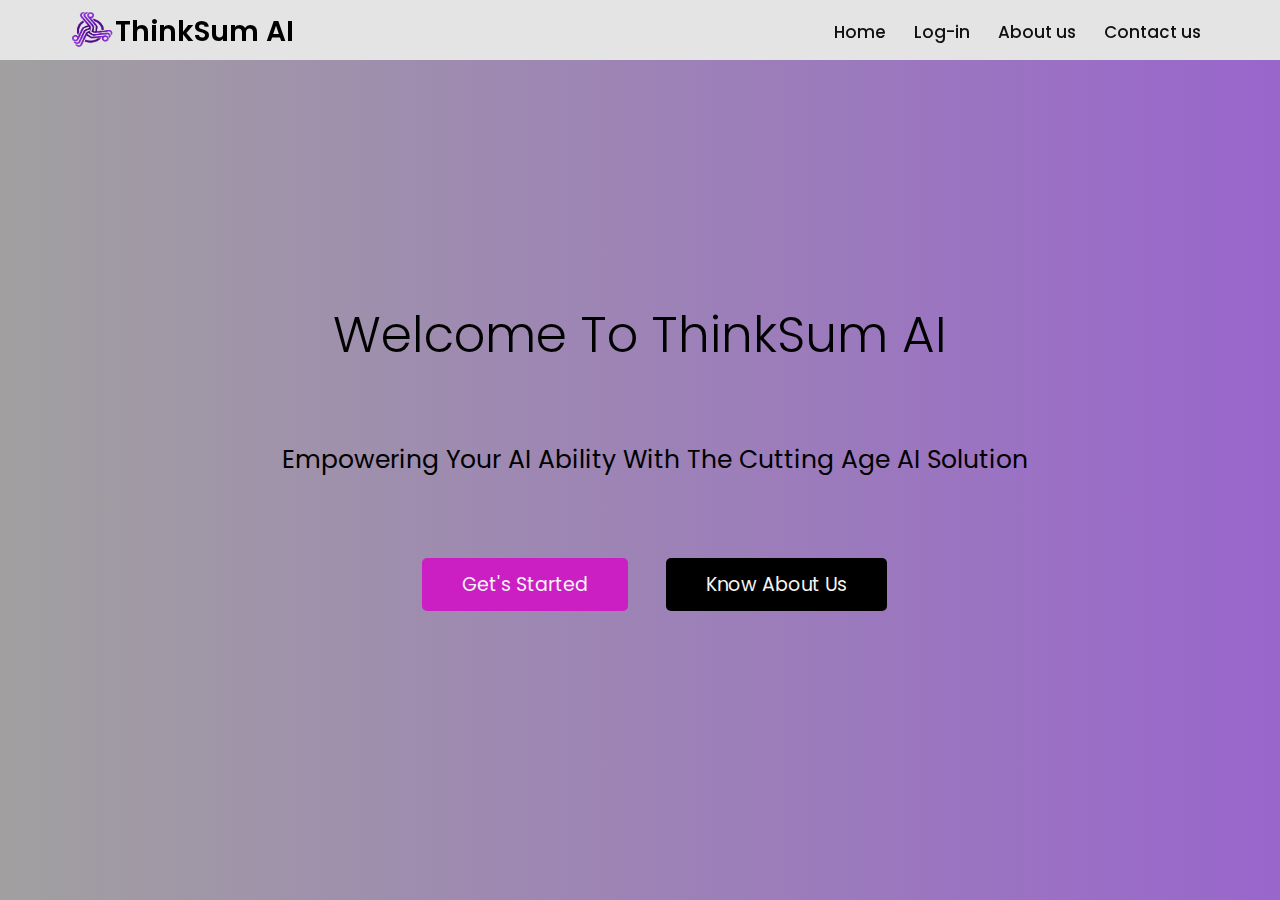
<file: Index.html>
<!DOCTYPE html>

<html lang="en" dir="ltr">
  <head>
    <meta charset="UTF-8">
   <title>ThinkSum </title>
    <link rel="stylesheet" href="home.css">
    <link href='https://fonts.googleapis.com/css?family=Poppins' rel='stylesheet'>

    <link href='https://unpkg.com/boxicons@2.0.7/css/boxicons.min.css' rel='stylesheet'>
     <meta name="viewport" content="width=device-width, initial-scale=1.0">
   </head>
<body>
  <nav>
    <div class="navbar">
      <div class="logo"><p class="first">ThinkSum AI</p>
       <img class="log" src="thinklogo.png">
      </div>
    
      <div class="nav-links">
        <div class="sidebar-logo">
          <span class="logo-name">CodingLab</span>
          
        </div>
        <ul class="links">
           <li><a href="Index.html">Home</a></li>
          <li><a href="Login.html">Log-in</a> </li>  
          <li><a href="about.html">About us</a></li>
          <li><a href="contact.html">Contact us</a></li>
        </ul>
      </div>
       
      </div>
    </div>
  </nav>
<p class="one">Welcome To ThinkSum AI</p>
<p class="two">Empowering Your AI Ability With The Cutting Age AI Solution</p>
<a href="Login.html"><button class="no-button">Get's Started</button></a>
<a href="about.html"><button class="yes-button">Know About Us</button></a>
  </body>
  </html>
</file>
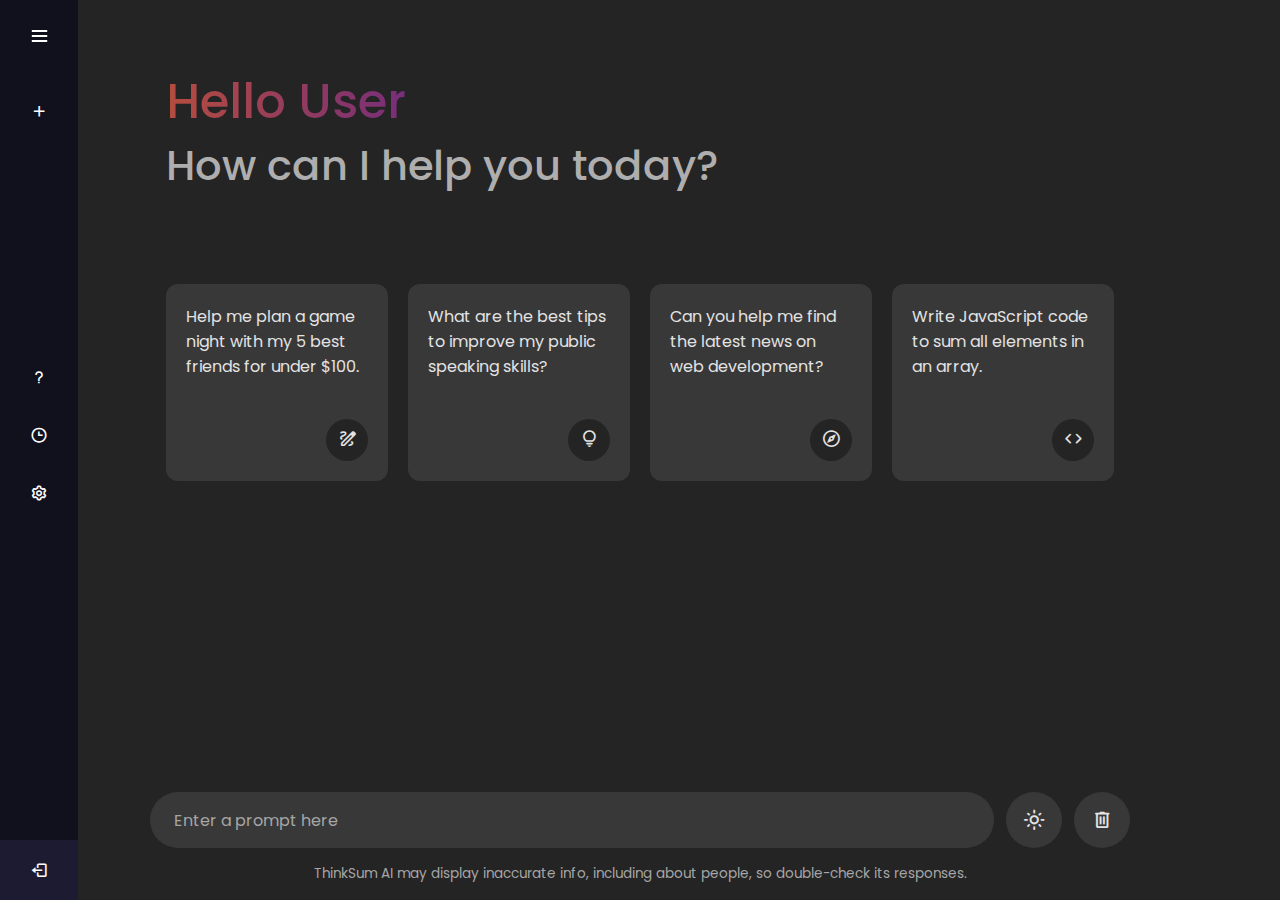
<file: chatbot.html>
<!DOCTYPE html>

<html lang="en">
<head>
  <meta charset="UTF-8">
  <meta name="viewport" content="width=device-width, initial-scale=1.0">
  <title>ThinkSum AI</title>

  <link rel="stylesheet" href="https://fonts.googleapis.com/css2?family=Material+Symbols+Rounded:opsz,wght,FILL,GRAD@24,400,0,0" />
  <link rel="stylesheet" href="chatbot.css">
  <link rel="stylesheet"
    href="https://fonts.googleapis.com/css2?family=Material+Symbols+Outlined:opsz,wght,FILL,GRAD@20..48,100..700,0..1,-50..200" />
    <link href='https://unpkg.com/boxicons@2.0.7/css/boxicons.min.css' rel='stylesheet'>
</head>
<body>
  
  <header class="header">
    
    <h1 class="title" id="greeting">Hello User</h1>
    <p class="subtitle">How can I help you today?</p>


    <ul class="suggestion-list">
      <li class="suggestion">
        <h4 class="text">Help me plan a game night with my 5 best friends for under $100.</h4>
        <span class="icon material-symbols-rounded">draw</span>
      </li>
      <li class="suggestion">
        <h4 class="text">What are the best tips to improve my public speaking skills?</h4>
        <span class="icon material-symbols-rounded">lightbulb</span>
      </li>
      <li class="suggestion">
        <h4 class="text">Can you help me find the latest news on web development?</h4>
        <span class="icon material-symbols-rounded">explore</span>
      </li>
      <li class="suggestion">
        <h4 class="text">Write JavaScript code to sum all elements in an array.</h4>
        <span class="icon material-symbols-rounded">code</span>
      </li>
    </ul>
  </header>


  <div class="chat-list"></div>


  <div class="typing-area">
    <form action="#" class="typing-form">
      <div class="input-wrapper">
        <input type="text" placeholder="Enter a prompt here" class="typing-input" required />
        <button id="send-message-button" class="icon material-symbols-rounded">send</button>
      </div>
      <div class="action-buttons">
        <span id="theme-toggle-button" class="icon material-symbols-rounded">light_mode</span>
        <span id="delete-chat-button" class="icon material-symbols-rounded">delete</span>
      </div>
    </form>
    <p class="disclaimer-text">
     ThinkSum AI may display inaccurate info, including about people, so double-check its responses.
    </p>
  </div>
  <div class="sidebar">
    <div class="logo-details">
      <i class='bx bxl-c-plus-plus icon'></i>
        <div class="logo_name">CodingLab</div>
        <i class='bx bx-menu' id="btn" ></i>
    </div>
    <ul class="nav-list">
      
      <li>
       <a href="chatbot.html">
        <i class='bx bx-plus'></i>
         <span class="links_name">new chat</span>
       </a>
       <span class="tooltip">new Chat</span>
     </li>
<br><br><br><br><br><br><br><br>
     <li>
       <a href="Help.html">
        <i class='bx bx-question-mark' ></i>
         <span class="links_name">Help</span>
       </a>
       <span class="tooltip">Help</span>
     </li>
     <li>
       <a href="#">
        <i class='bx bx-time' ></i>
         <span class="links_name">Activity</span>
       </a>
       <span class="tooltip">Activity</span>
     </li>
     <li>
       <a href="#">
         <i class='bx bx-cog' ></i>
         <span class="links_name">Setting</span>
       </a>
       <span class="tooltip">Setting</span>
     </li>
     <li class="profile">
        <a href="login.html">
         <i class='bx bx-log-out' id="log_out" ></i></a>
     </li>
    </ul>
  </div>

  <script>
  let sidebar = document.querySelector(".sidebar");
  let closeBtn = document.querySelector("#btn");
  let searchBtn = document.querySelector(".bx-search");
 

  searchBtn.addEventListener("click", ()=>{ // Sidebar open when you click on the search iocn
    sidebar.classList.toggle("open");
    menuBtnChange(); //calling the function(optional)
  });
  // following are the code to change sidebar button(optional)
  function menuBtnChange() {
   if(sidebar.classList.contains("open")){
     closeBtn.classList.replace("bx-menu", "bx-menu-alt-right");//replacing the iocns class
   }else {
     closeBtn.classList.replace("bx-menu-alt-right","bx-menu");//replacing the iocns class
   }
  }
  const username = localStorage.getItem('username');
  if (username) {
      document.getElementById('greeting').textContent = `Hello, ${username}`;
  } else {
      document.getElementById('greeting').textContent = 'Hello, Guest';
  }
  </script>
  <script src="script.js"></script>
</body>
</html>
</file>
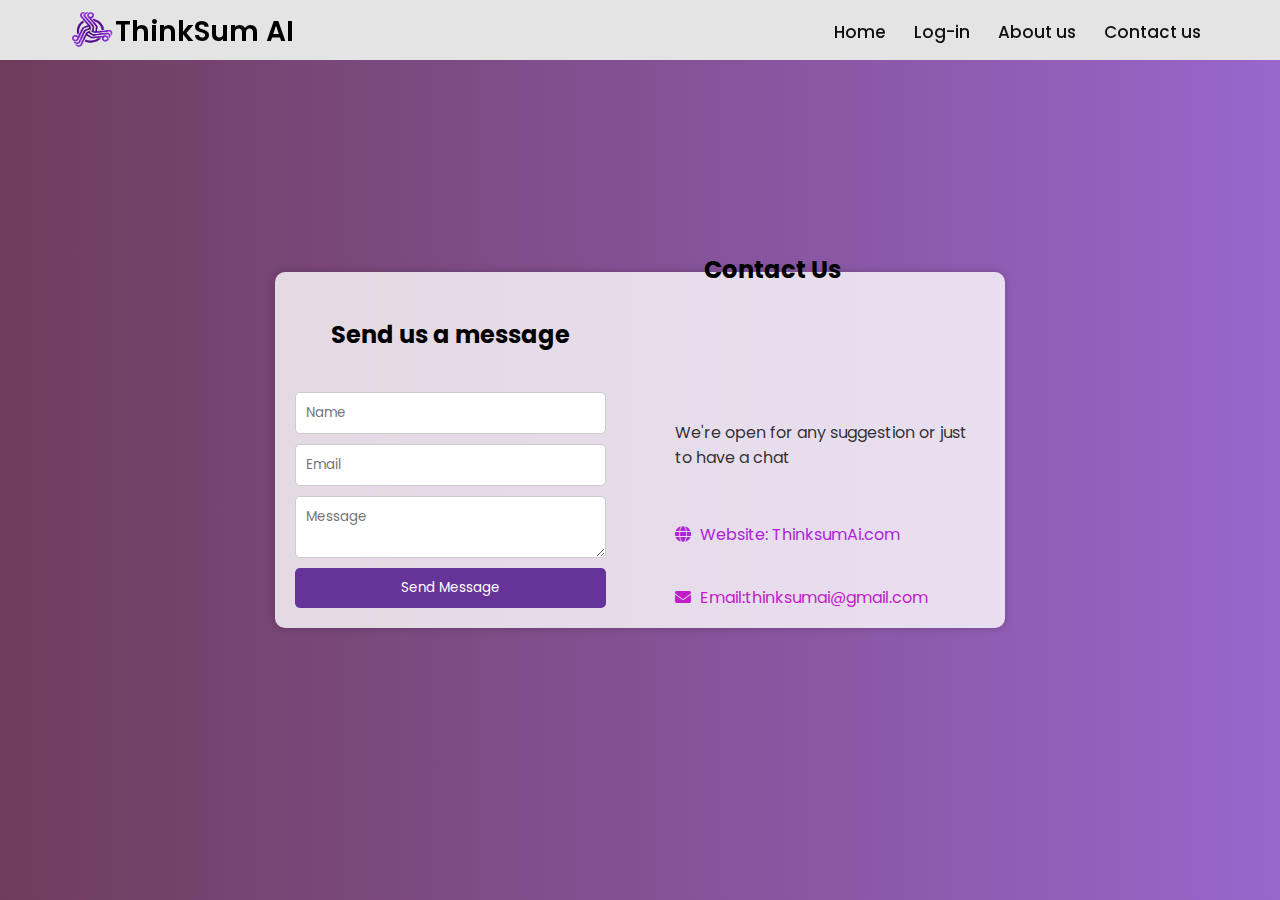
<file: contact.html>
<!DOCTYPE html>

<html lang="en" dir="ltr">
  <head>
    <meta charset="UTF-8">
   <title>ThinkSum </title>
    <link rel="stylesheet" href="contact.css">
    <link href='https://fonts.googleapis.com/css?family=Poppins' rel='stylesheet'>
    <link rel="stylesheet" href="https://cdnjs.cloudflare.com/ajax/libs/font-awesome/6.4.2/css/all.min.css">
    <link href='https://unpkg.com/boxicons@2.0.7/css/boxicons.min.css' rel='stylesheet'>
     <meta name="viewport" content="width=device-width, initial-scale=1.0">
   </head>
<body>
  <nav>
    <div class="navbar">
      <div class="logo"><p class="first">ThinkSum AI</p>
       <img class="log" src="thinklogo.png">
      </div>
    
      <div class="nav-links">
        <div class="sidebar-logo">
          <span class="logo-name">CodingLab</span>
          
        </div>
        <ul class="links">
           <li><a href="Index.html">Home</a></li>
          <li><a href="Login.html">Log-in</a> </li>  
          <li><a href="about.html">About us</a></li>
          <li><a href="contact.html">Contact us</a></li>
        </ul>
      </div>
       
      </div>
    </div>
  </nav>
  <div class="container">
    <div class="contact-form">   

        <h2>Send us a message</h2>
        <form>
            <input type="text" placeholder="Name" required>
            <input type="email" placeholder="Email" required>
          

            <textarea placeholder="Message"></textarea>
            <button type="submit">Send Message</button>
        </form>
    </div>
    <div class="contact-info"> 
        <h2 class="h1">Contact Us</h2>
       <p class="rt">We're open for any suggestion or just to have a chat</p>
 

        <p class="hu"><i class="fa fa-envelope"></i> Email:thinksumai@gmail.com</p>
        <p class="bu"><i class="fa fa-globe"></i> Website: ThinksumAi.com</p>
    </div>
</div>
  </body>
  </html>
</file>
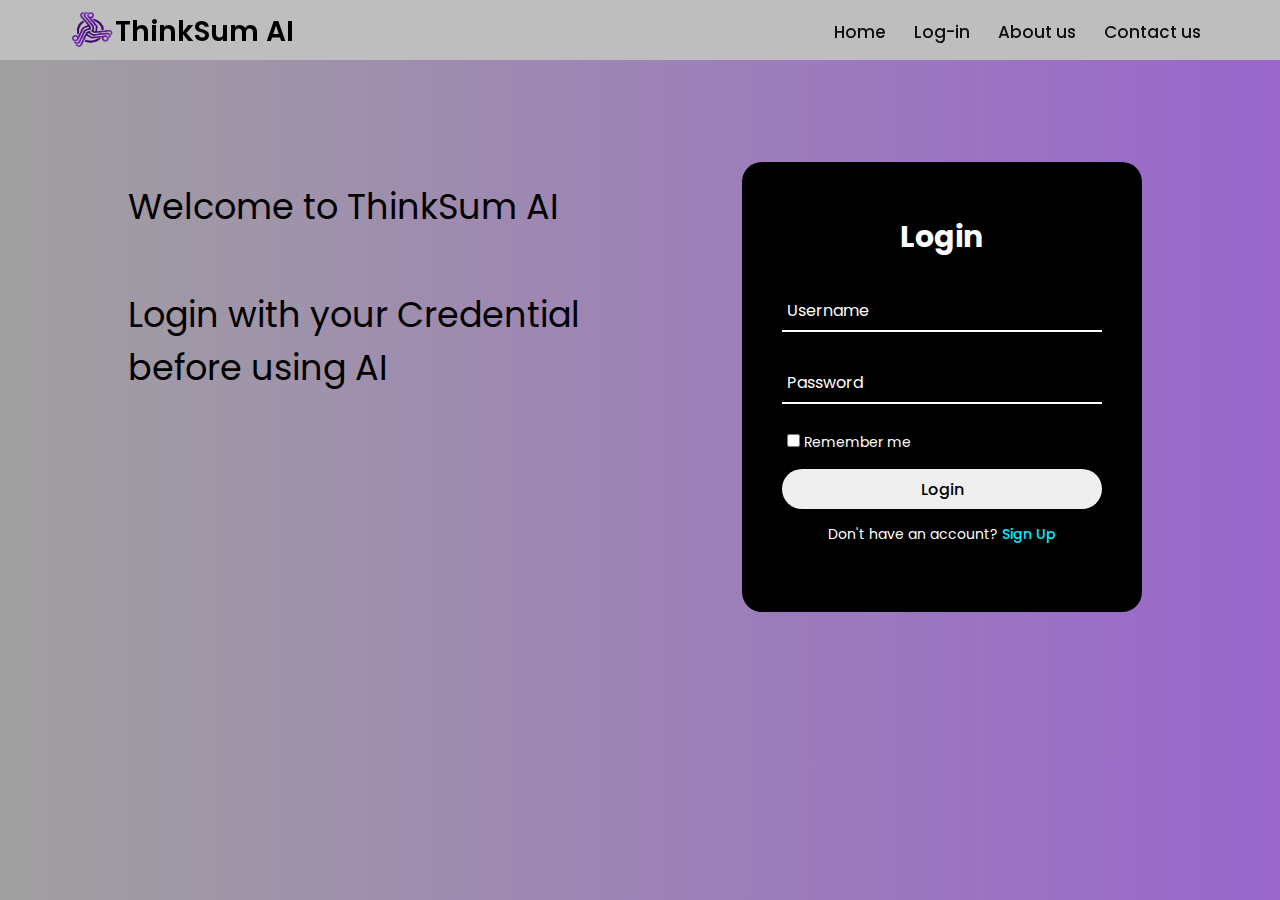
<file: login.html>
<!DOCTYPE html>
<html lang="en">
<head>
  <meta charset="UTF-8">
  <meta http-equiv="X-UA-Compatible" content="IE=edge">
  <meta name="viewport" content="width=device-width, initial-scale=1.0">
  <title>ThinkSum Login Form</title>

</head>
<style>
   @import url('https://fonts.googleapis.com/css2?family=Poppins:wght@300;400;500;600;700;800;900&display=swap');
    * { margin: 0; padding: 0; box-sizing: border-box; font-family: 'Poppins', sans-serif; }
    body { display: flex; justify-content: center; align-items: center; min-height: 100vh; background: linear-gradient(to right, #a1a0a0, #9966CC);}
    /* बाकी सारा CSS वही रहने दिया */* {
  margin: 0;
  padding: 0;
  box-sizing: border-box;
  font-family: 'Poppins', sans-serif;
}
body {
  display: flex;
  justify-content: center;
  align-items: center;
  min-height: 100vh;
  background: linear-gradient(to right, #a1a0a0, #9966CC);
}
nav{
    position: fixed;
    top: 0;
    left: 0;
    width: 100%;
    height: 60px;
    background: #bebebe;
    z-index: 99;
  }
  nav .navbar{
    height: 100%;
    max-width: 1250px;
    width: 100%;
    display: flex;
    align-items: center;
    justify-content: space-between;
    margin: auto;
    /* background: red; */
    padding: 0 50px;
  }
  .navbar .logo a{
    font-size: 30px;
    color: #000000;
    text-decoration: none;
    font-weight: 600;
  }
  nav .navbar .nav-links{
    line-height: 70px;
    height: 100%;
  }
  nav .navbar .links{
    display: flex;
  }
  nav .navbar .links li{
    position: relative;
    display: flex;
    align-items: center;
    justify-content: space-between;
    list-style: none;
    padding: 0 14px;
  }
  nav .navbar .links li a{
    height: 110%;
    text-decoration: none;
    white-space: nowrap;
  color: rgba(0, 0, 0, 0.932);
    font-size: 17px;
    font-weight: 450;
  }
  .links li:hover .htmlcss-arrow,
  .links li:hover .js-arrow{
    transform: rotate(180deg);
    }
  
  nav .navbar .links li .arrow{
    /* background: red; */
    height: 100%;
    width: 22px;
    line-height: 70px;
    text-align: center;
    display: inline-block;
    color: #000000;
    transition: all 0.3s ease;
  }
  nav .navbar .links li .sub-menu{
    position: absolute;
    top: 70px;
    left: 0;
    line-height: 40px;
    background: #3E8DA8;
    box-shadow: 0 1px 2px rgba(0, 0, 0, 0.2);
    border-radius: 0 0 4px 4px;
    display: none;
    z-index: 2;
  }
  nav .navbar .links li:hover .htmlCss-sub-menu,
  nav .navbar .links li:hover .js-sub-menu{
    display: block;
  }
  .navbar .links li .sub-menu li{
    padding: 0 22px;
    border-bottom: 1px solid rgba(255,255,255,0.1);
  }
  .navbar .links li .sub-menu a{
    color: #fff;
    font-size: 15px;
    font-weight: 500;
  }
  .navbar .links li .sub-menu .more-arrow{
    line-height: 40px;
  }
  
  .navbar .links li .sub-menu .more-sub-menu{
    position: absolute;
    top: 0;
    left: 100%;
    border-radius: 0 4px 4px 4px;
    z-index: 1;
    display: none;
  }
  .links li .sub-menu .more:hover .more-sub-menu{
    display: block;
    
  }
  .navbar .search-box{
    position: relative;
     height: 40px;
    width: 40px;
  }
  
  .navbar .search-box .input-box{
    position: absolute;
    right: calc(100% - 40px);
    top: 80px;
    height: 60px;
    width: 300px;
    background: #3E8DA8;
    border-radius: 6px;
    opacity: 0;
    pointer-events: none;
    transition: all 0.4s ease;
  }
  .navbar.showInput .search-box .input-box{
    top: 65px;
    opacity: 1;
    pointer-events: auto;
    background: #3E8DA8;
  }
  .search-box .input-box::before{
    content: '';
    position: absolute;
    height: 20px;
    width: 20px;
    background: #3E8DA8;
    right: 10px;
    top: -6px;
    transform: rotate(45deg);
  }
  .search-box .input-box input{
    position: absolute;
    top: 50%;
    left: 50%;
    border-radius: 4px;
    transform: translate(-50%, -50%);
    height: 35px;
    width: 280px;
    outline: none;
    padding: 0 15px;
    font-size: 16px;
    border: none;
  }
  .navbar .nav-links .sidebar-logo{
    display: none;
  }
  .navbar .bx-menu{
    display: none;
  }
  @media (max-width:920px) {
    nav .navbar{
      max-width: 100%;
      padding: 0 25px;
       color: #fff;
    }
  
    nav .navbar .logo a{
      font-size: 27px;
      color: #fff;
    }
    nav .navbar .links li{
      padding: 0 10px;
      white-space: nowrap;
      color: #fff;
    }
    nav .navbar .links li a{
      font-size: 10px;
      color: #fff;
    }
  }
  @media (max-width:800px){
    nav{
      position: relative; */
    .navbar .bx-menu{
      display: block;
    }
    nav .navbar .nav-links{
      position: fixed;
      top: 0;
      left: -100%;
      display: block;
      max-width: 270px;
      width: 100%;
      background:  #3E8DA8;
      line-height: 40px;
      padding: 20px;
      box-shadow: 0 5px 10px rgba(0, 0, 0, 0.2);
      transition: all 0.5s ease;
      z-index: 1000;
    }
    .navbar .nav-links .sidebar-logo{
      display: flex;
      align-items: center;
      justify-content: space-between;
    }
    .sidebar-logo .logo-name{
      font-size: 25px;
      color: #fff;
    }
      .sidebar-logo  i,
      .navbar .bx-menu{
        font-size: 25px;
        color: #fff;
      }
    nav .navbar .links{
      display: block;
      margin-top: 20px;
    }
    nav .navbar .links li .arrow{
      line-height: 40px;
    }
  nav .navbar .links li{
      display: block;
    }
  nav .navbar .links li .sub-menu{
    position: relative;
    top: 0;
    box-shadow: none;
    display: none;
  }
  nav .navbar .links li .sub-menu li{
    border-bottom: none;
  
  }
  .navbar .links li .sub-menu .more-sub-menu{
    display: none;
    position: relative;
    left: 0;
  }
  .navbar .links li .sub-menu .more-sub-menu li{
    display: flex;
    align-items: center;
    justify-content: space-between;
  }
  .links li:hover .htmlcss-arrow,
  .links li:hover .js-arrow{
    transform: rotate(0deg);
    }
    .navbar .links li .sub-menu .more-sub-menu{
      display: none;
    }
    .navbar .links li .sub-menu .more span{
      /* background: red; */
      display: flex;
      align-items: center;
      /* justify-content: space-between; */
    }
  
    .links li .sub-menu .more:hover .more-sub-menu{
      display: none;
    }
    nav .navbar .links li:hover .htmlCss-sub-menu,
    nav .navbar .links li:hover .js-sub-menu{
      display: none;
    }
  .navbar .nav-links.show1 .links .htmlCss-sub-menu,
    .navbar .nav-links.show3 .links .js-sub-menu,
    .navbar .nav-links.show2 .links .more .more-sub-menu{
        display: block;
      }
      .navbar .nav-links.show1 .links .htmlcss-arrow,
      .navbar .nav-links.show3 .links .js-arrow{
          transform: rotate(180deg);
  }
      .navbar .nav-links.show2 .links .more-arrow{
        transform: rotate(90deg);
      }
  }
  @media (max-width:370px){}
    nav .navbar .nav-links{
    max-width: 100%;
  } }
  .first{
    color: #000000;
    font-size: 28px;
    font-weight: 600;
    position: absolute;
    top: 18%;
    left: 9%;
  }
  .log{
  
    mix-blend-mode: multiply;
    position: absolute;
    top: 20%;
    width: 4%;
    height: 60%;
    left: 5%
  
  }
.wrapper {
  position: absolute;
  top:18%;
left: 58%;
  width: 400px;
  height: 450px;
  background: #000;
 
  border-radius: 20px;
  padding: 40px;
  overflow: hidden;
}
.wrapper:hover {

  background-color: rgb(10, 10, 10);
  

}
@keyframes animate {
  100% {
    filter: hue-rotate(360deg);
  }
}
.form-wrapper {
  display: flex;
  justify-content: center;
  align-items: center;
  width: 100%;
  height: 100%;
  transition: 1s ease-in-out;
}
.wrapper.active .form-wrapper.sign-in {
  transform: translateY(-450px);
}
.wrapper .form-wrapper.sign-up {
  position: absolute;
  top: 450px;
  left: 0;
}
.wrapper.active .form-wrapper.sign-up {
  transform: translateY(-450px);
}
h2 {
  font-size: 30px;
  color: #fff;
  text-align: center;
}
.input-group {
  position: relative;
  margin: 30px 0;
  border-bottom: 2px solid #fff;
}
.input-group label {
  position: absolute;
  top: 50%;
  left: 5px;
  transform: translateY(-50%);
  font-size: 16px;
  color: #fff;
  pointer-events: none;
  transition: .5s;
}
.input-group input {
  width: 320px;
  height: 40px;
  font-size: 16px;
  color: #fff;
  padding: 0 5px;
  background: transparent;
  border: none;
  outline: none;
}
.input-group input:focus~label,
.input-group input:valid~label {
  top: -5px;
}
.remember {
  margin: -5px 0 15px 5px;
}
.remember label {
  color: #fff;
  font-size: 14px;
}
.remember label input {
  accent-color: #0ef;
}
button {
  position: relative;
  width: 100%;
  height: 40px;
 
 
  font-size: 16px;
  color: #000;
  font-weight: 500;
  cursor: pointer;
  border-radius: 30px;
  border: none;
  outline: none;
}
.signUp-link {
  font-size: 14px;
  text-align: center;
  margin: 15px 0;
}
.signUp-link p {
  color: #fff;
}
.signUp-link p a {
  color: #0ef;
  text-decoration: none;
  font-weight: 500;
}
.signUp-link p a:hover {
  text-decoration: underline;
}
p.one{
  color: black;

    font-size: 35px;
    position: absolute;
    top: 20%;
    left: 10%;
}
p.two{
   color: #000;
    font-size: 35px;
    position: absolute;
    top: 32%;
    left: 10%;
}

</style>
</head>
<body>
    <nav>
        <div class="navbar">
          <div class="logo"><p class="first">ThinkSum AI</p>
           <img class="log" src="thinklogo.png">
          </div>
        
          <div class="nav-links">
            <ul class="links">
               <li><a href="Index.html">Home</a></li>
              <li><a href="Login.html">Log-in</a></li>  
              <li><a href="about.html">About us</a></li>
              <li><a href="contact.html">Contact us</a></li>
            </ul>
          </div>
        </div>
      </nav>

  <!-- ✅ Login Form को id दी -->
  <div class="wrapper">
    <div class="form-wrapper sign-in">
      <form id="login-form" method="post">
        <h2>Login</h2>
        <div class="input-group">
          <input type="text" id="username" name="username" required>
          <label for="username">Username</label>
        </div>
        <div class="input-group">
          <input type="password" required>
          <label for="">Password</label>
        </div>
        <div class="remember">
          <label><input type="checkbox"> Remember me</label>
        </div>
        <button type="submit">Login</button>
        <div class="signUp-link">
          <p>Don't have an account? <a href="#" class="signUpBtn-link">Sign Up</a></p>
        </div>
      </form>
    </div>

    <div class="form-wrapper sign-up">
      <form method="post">
        <h2>Sign Up</h2>
        <div class="input-group">
          <input type="text" required>
          <label for="">Username</label>
        </div>
        <div class="input-group">
          <input type="email" required>
          <label for="">Email</label>
        </div>
        <div class="input-group">
          <input type="password" required>
          <label for="">Password</label>
        </div>
        <div class="remember">
          <label><input type="checkbox"> I agree to the terms & conditions</label>
        </div>
        <button type="submit">Sign Up</button>
        <div class="signUp-link">
          <p>Already have an account? <a href="" class="signInBtn-link">Sign In</a></p>
        </div>
      </form>
    </div>
  </div>

  <p class="one">Welcome to ThinkSum AI</p>
  <p class="two">Login with your Credential<br> before using AI</p>

  <script>
    const signInBtnLink = document.querySelector('.signInBtn-link');
    const signUpBtnLink = document.querySelector('.signUpBtn-link');
    const wrapper = document.querySelector('.wrapper');

    // Sign Up / Sign In toggle
    signUpBtnLink.addEventListener('click', () => {
        wrapper.classList.toggle('active');
    });
    signInBtnLink.addEventListener('click', () => {
        wrapper.classList.toggle('active');
    });

    // ✅ Login पर अगली पेज पर redirect
    document.getElementById('login-form').addEventListener('submit', function(event) {
      event.preventDefault(); // form submit रोकना
      const username = document.getElementById('username').value;
      localStorage.setItem('username', username); // local storage में save
      window.location.href = 'chatbot.html'; // ✅ redirect अगली page पर
    });
  </script>
</body>
</html>
</file>
<file: home.css>
@import url('https://fonts.googleapis.com/css2?family=Poppins:wght@200;300;400;500;600;700&display=swap');
*{
  margin: 0;
  padding: 0;
  box-sizing: border-box;
  font-family: 'Poppins', sans-serif;
}
body{
  min-height: 100vh;
  background: linear-gradient(to right, #a1a0a0, #9966CC);
}
nav{
  position: fixed;
  top: 0;
  left: 0;
  width: 100%;
  height: 60px;
  background: #e4e4e4;
  z-index: 99;
}

nav .navbar{
  height: 100%;
  max-width: 1250px;
  width: 100%;
  display: flex;
  align-items: center;
  justify-content: space-between;
  margin: auto;
  /* background: red; */
  padding: 0 50px;
}
.navbar .logo a{
  font-size: 30px;
  color: #000000;
  text-decoration: none;
  font-weight: 600;
}
nav .navbar .nav-links{
  line-height: 70px;
  height: 100%;
}
nav .navbar .links{
  display: flex;
}
nav .navbar .links li{
  position: relative;
  display: flex;
  align-items: center;
  justify-content: space-between;
  list-style: none;
  padding: 0 14px;
}
nav .navbar .links li a{
  height: 110%;
  text-decoration: none;
  white-space: nowrap;
color: rgba(0, 0, 0, 0.932);
  font-size: 17px;
  font-weight: 450;
}


nav .navbar .links li .arrow{
  /* background: red; */
  height: 100%;
  width: 22px;
  line-height: 70px;
  text-align: center;
  display: inline-block;
  color: #000000;
  transition: all 0.3s ease;
}
nav .navbar .links li .sub-menu{
  position: absolute;
  top: 70px;
  left: 0;
  line-height: 40px;
  background: #3E8DA8;
  box-shadow: 0 1px 2px rgba(0, 0, 0, 0.2);
  border-radius: 0 0 4px 4px;
  display: none;
  z-index: 2;
}
nav .navbar .links li:hover .htmlCss-sub-menu,
nav .navbar .links li:hover .js-sub-menu{
  display: block;
}
.navbar .links li .sub-menu li{
  padding: 0 22px;
  border-bottom: 1px solid rgba(255,255,255,0.1);
}
.navbar .links li .sub-menu a{
  color: #fff;
  font-size: 15px;
  font-weight: 500;
}
.navbar .links li .sub-menu .more-arrow{
  line-height: 40px;
}

.navbar .links li .sub-menu .more-sub-menu{
  position: absolute;
  top: 0;
  left: 100%;
  border-radius: 0 4px 4px 4px;
  z-index: 1;
  display: none;
}
.links li .sub-menu .more:hover .more-sub-menu{
  display: block;
  
}
.navbar .search-box{
  position: relative;
   height: 40px;
  width: 40px;
}

.navbar .search-box .input-box{
  position: absolute;
  right: calc(100% - 40px);
  top: 80px;
  height: 60px;
  width: 300px;
  background: #3E8DA8;
  border-radius: 6px;
  opacity: 0;
  pointer-events: none;
  transition: all 0.4s ease;
}
.navbar.showInput .search-box .input-box{
  top: 65px;
  opacity: 1;
  pointer-events: auto;
  background: #3E8DA8;
}
.search-box .input-box::before{
  content: '';
  position: absolute;
  height: 20px;
  width: 20px;
  background: #3E8DA8;
  right: 10px;
  top: -6px;
  transform: rotate(45deg);
}
.search-box .input-box input{
  position: absolute;
  top: 50%;
  left: 50%;
  border-radius: 4px;
  transform: translate(-50%, -50%);
  height: 35px;
  width: 280px;
  outline: none;
  padding: 0 15px;
  font-size: 16px;
  border: none;
}
.navbar .nav-links .sidebar-logo{
  display: none;
}
.navbar .bx-menu{
  display: none;
}
@media (max-width:920px) {
  nav .navbar{
    max-width: 100%;
    padding: 0 25px;
     color: #fff;
  }

  nav .navbar .logo a{
    font-size: 27px;
    color: #fff;
  }
  nav .navbar .links li{
    padding: 0 10px;
    white-space: nowrap;
    color: #fff;
  }
  nav .navbar .links li a{
    font-size: 10px;
    color: #fff;
  }
}
@media (max-width:800px){
  nav{
    position: relative; */
  .navbar .bx-menu{
    display: block;
  }
  nav .navbar .nav-links{
    position: fixed;
    top: 0;
    left: -100%;
    display: block;
    max-width: 270px;
    width: 100%;
    background:  #3E8DA8;
    line-height: 40px;
    padding: 20px;
    box-shadow: 0 5px 10px rgba(0, 0, 0, 0.2);
    transition: all 0.5s ease;
    z-index: 1000;
  }
  .navbar .nav-links .sidebar-logo{
    display: flex;
    align-items: center;
    justify-content: space-between;
  }
  .sidebar-logo .logo-name{
    font-size: 25px;
    color: #fff;
  }
    .sidebar-logo  i,
    .navbar .bx-menu{
      font-size: 25px;
      color: #fff;
    }
  nav .navbar .links{
    display: block;
    margin-top: 20px;
  }
  nav .navbar .links li .arrow{
    line-height: 40px;
  }
nav .navbar .links li{
    display: block;
  }
nav .navbar .links li .sub-menu{
  position: relative;
  top: 0;
  box-shadow: none;
  display: none;
}
nav .navbar .links li .sub-menu li{
  border-bottom: none;

}
.navbar .links li .sub-menu .more-sub-menu{
  display: none;
  position: relative;
  left: 0;
}
.navbar .links li .sub-menu .more-sub-menu li{
  display: flex;
  align-items: center;
  justify-content: space-between;
}
.links li:hover .htmlcss-arrow,
.links li:hover .js-arrow{
  transform: rotate(0deg);
  }
  .navbar .links li .sub-menu .more-sub-menu{
    display: none;
  }
  .navbar .links li .sub-menu .more span{
    /* background: red; */
    display: flex;
    align-items: center;
    /* justify-content: space-between; */
  }

  .links li .sub-menu .more:hover .more-sub-menu{
    display: none;
  }
  nav .navbar .links li:hover .htmlCss-sub-menu,
  nav .navbar .links li:hover .js-sub-menu{
    display: none;
  }
.navbar .nav-links.show1 .links .htmlCss-sub-menu,
  .navbar .nav-links.show3 .links .js-sub-menu,
  .navbar .nav-links.show2 .links .more .more-sub-menu{
      display: block;
    }
    .navbar .nav-links.show1 .links .htmlcss-arrow,
    .navbar .nav-links.show3 .links .js-arrow{
        transform: rotate(180deg);
}
    .navbar .nav-links.show2 .links .more-arrow{
      transform: rotate(90deg);
    }
}
@media (max-width:370px){}
  nav .navbar .nav-links{
  max-width: 100%;
} }

.first{
  color: #000000;
  font-size: 28px;
  font-weight: 600;
  position: absolute;
  top: 18%;
  left: 9%;
}
.log{

  mix-blend-mode: multiply;
  position: absolute;
  top: 20%;
  width: 4%;
  height: 60%;
  left: 5%

}
.ui{
  color: rgb(247, 247, 247);
  font-size: 40px;
  position: absolute;
  top: 25%;
  left: 15%;
  
}
.one{
  color: black;
  font-weight: 300;
  font-size: 50px;
  position: absolute;
  top: 33%;
  left: 26%;
}
.two{
  color: black;
  font-size: 25px;
  position: absolute;
  top: 49%;
  left: 22%;
}
.no-button {
  position: absolute;
  top: 62%;
  left: 33%;
  background-color: #cb1ec3;
  font-size: 19px; /* bright green color */
  color: #f5f5f5; /* white text color */
  padding: 12px 40px; /* add some padding to make the button larger */
  border: none; /* remove default border */
  border-radius: 5px; /* add rounded corners */
  cursor: pointer; /* change cursor shape to pointing hand on hover */
}
.yes-button {
  position: absolute;
  top: 62%;
  left: 52%;
  background-color: #000000;
  font-size: 19px; /* bright green color */
  color: #f5f5f5; /* white text color */
  padding: 12px 40px; /* add some padding to make the button larger */
  border: none; /* remove default border */
  border-radius: 5px; /* add rounded corners */
  cursor: pointer; /* change cursor shape to pointing hand on hover */
}
</file>
<file: chatbot.css>
@import url('https://fonts.googleapis.com/css2?family=Poppins:wght@400;500;600&display=swap');

* {
  margin: 0;
  padding: 0;
  box-sizing: border-box;
  font-family: "Poppins", sans-serif;
}

:root {
  /* Dark mode colors */
  --text-color: #E3E3E3;
  --subheading-color: #828282;
  --placeholder-color: #A6A6A6;
  --primary-color: #242424;
  --secondary-color: #383838;
  --secondary-hover-color: #444;
}

.light_mode {
  /* Light mode colors */
  --text-color: #222;
  --subheading-color: #A0A0A0;
  --placeholder-color: #6C6C6C;
  --primary-color: #FFF;
  --secondary-color: #E9EEF6;
  --secondary-hover-color: #DBE1EA;
}

body {
  background: var(--primary-color);
}

.header, .chat-list .message, .typing-form {
  margin: 0 auto;
  max-width: 980px;
}

.header {
  margin-top: 6vh;
  padding: 1rem;
  overflow-x: hidden;
}

body.hide-header .header {
  margin: 0;
  display: none;
}

.header :where(.title, .subtitle) {
  color: var(--text-color);
  font-weight: 500;
  line-height: 4rem;
}

.header .title {
  width: fit-content;
  font-size: 3rem;
  background-clip: text;
  background: linear-gradient(to right, #b54c3e, #772e7a);
  -webkit-background-clip: text;
  -webkit-text-fill-color: transparent;
}

.header .subtitle {
  font-size: 2.6rem;
  color: rgb(174, 174, 174);
}

.suggestion-list {
  width: 100%;
  list-style: none;
  display: flex;
  gap: 1.25rem;
  margin-top: 9.5vh;
  overflow: hidden;
  overflow-x: auto;
  scroll-snap-type: x mandatory;
  scrollbar-width: none;
}

.suggestion-list .suggestion {
  cursor: pointer;
  padding: 1.25rem;
  width: 222px;
  flex-shrink: 0;
  display: flex;
  flex-direction: column;
  align-items: flex-end;
  border-radius: 0.75rem;
  justify-content: space-between;
  background: var(--secondary-color);
  transition: 0.2s ease;
}

.suggestion-list .suggestion:hover {
  background: var(--secondary-hover-color);
}

.suggestion-list .suggestion :where(.text, .icon) {
  font-weight: 400;
  color: var(--text-color);
}

.suggestion-list .suggestion .icon {
  width: 42px;
  height: 42px;
  display: flex;
  font-size: 1.3rem;
  margin-top: 2.5rem;
  align-self: flex-end;
  align-items: center;
  border-radius: 50%;
  justify-content: center;
  color: var(--text-color);
  background: var(--primary-color);
}

.chat-list {
  padding: 2rem 1rem 12rem;
  max-height: 100vh;
  overflow-y: auto;
  scrollbar-color: #999 transparent;
}

.chat-list .message.incoming {
  margin-top: 1.5rem;
}

.chat-list .message .message-content {
  display: flex;
  gap: 1.5rem;
  width: 100%;
  align-items: center;
}

.chat-list .message .text {
  color: var(--text-color);
  white-space: pre-wrap;
}

.chat-list .message.error .text {
  color: #e55865;
}

.chat-list .message.loading .text {
  display: none;
}

.chat-list .message .avatar {
  width: 40px;
  height: 40px;
  object-fit: cover;
  border-radius: 50%;
  align-self: flex-start;
}

.chat-list .message.loading .avatar {
  animation: rotate 3s linear infinite;
}

@keyframes rotate {
  100% {
    transform: rotate(360deg);
  }
}

.chat-list .message .icon {
  color: var(--text-color);
  cursor: pointer;
  height: 35px;
  width: 35px;
  border-radius: 50%;
  display: flex;
  align-items: center;
  justify-content: center;
  background: none;
  font-size: 1.25rem;
  margin-left: 3.5rem;
  visibility: hidden;
}

.chat-list .message .icon.hide {
  visibility: hidden;
}

.chat-list .message:not(.loading, .error):hover .icon:not(.hide){
  visibility: visible;
}

.chat-list .message .icon:hover {
  background: var(--secondary-hover-color);
}

.chat-list .message .loading-indicator {
  display: none;
  gap: 0.8rem;
  width: 100%;
  flex-direction: column;
}

.chat-list .message.loading .loading-indicator {
  display: flex;
}

.chat-list .message .loading-indicator .loading-bar {
  height: 11px;
  width: 100%;
  border-radius: 0.135rem;
  background-position: -800px 0;
  background: linear-gradient(to right, #4285f4, var(--primary-color), #4285f4);
  animation: loading 3s linear infinite;
}

.chat-list .message .loading-indicator .loading-bar:last-child {
  width: 70%;
}

@keyframes loading {
  0% {
    background-position: -800px 0;
  }

  100% {
    background-position: 800px 0;
  }
}

.typing-area {
  position: fixed;
  width: 100%;
  left: 0;
  bottom: 0;
  padding: 1rem;
  background: var(--primary-color);
}

.typing-area :where(.typing-form, .action-buttons) {
  display: flex;
  gap: 0.75rem;
}

.typing-form .input-wrapper {
  width: 100%;
  height: 56px;
  display: flex;
  position: relative;
}

.typing-form .typing-input {
  height: 100%;
  width: 100%;
  border: none;
  outline: none;
  resize: none;
  font-size: 1rem;
  color: var(--text-color);
  padding: 1.1rem 4rem 1.1rem 1.5rem;
  border-radius: 100px;
  background: var(--secondary-color);
}

.typing-form .typing-input:focus {
  background: var(--secondary-hover-color);
}

.typing-form .typing-input::placeholder {
  color: var(--placeholder-color);
}

.typing-area .icon {
  width: 56px;
  height: 56px;
  flex-shrink: 0;
  cursor: pointer;
  border-radius: 50%;
  display: flex;
  font-size: 1.4rem;
  color: var(--text-color);
  align-items: center;
  justify-content: center;
  background: var(--secondary-color);
  transition: 0.2s ease;
}

.typing-area .icon:hover {
  background: var(--secondary-hover-color);
}

.typing-form #send-message-button {
  position: absolute;
  right: 0;
  outline: none;
  border: none;
  transform: scale(0);
  background: transparent;
  transition: transform 0.2s ease;
}

.typing-form .typing-input:valid ~ #send-message-button {
  transform: scale(1);
}

.typing-area .disclaimer-text {
  text-align: center;
  font-size: 0.85rem;
  margin-top: 1rem;
  color: var(--placeholder-color);
}

/* Responsive media query code for small screen */
@media (max-width: 768px) {
  .header :is(.title, .subtitle) {
    font-size: 2rem;
    line-height: 2.6rem;
  }

  .header .subtitle {
    font-size: 1.7rem;
  }

  .typing-area :where(.typing-form, .action-buttons) {
    gap: 0.4rem;
  }

  .typing-form .input-wrapper {
    height: 50px;
  }

  .typing-form .typing-input {
    padding: 1.1rem 3.5rem 1.1rem 1.2rem;
  }

  .typing-area .icon {
    height: 50px;
    width: 50px;
  }

  .typing-area .disclaimer-text {
    font-size: 0.75rem;
    margin-top: 0.5rem;
  }
}
/* Google Font Link */
@import url('https://fonts.googleapis.com/css2?family=Poppins:wght@200;300;400;500;600;700&display=swap');
*{
  margin: 0;
  padding: 0;
  box-sizing: border-box;
  font-family: "Poppins" , sans-serif;
}
.sidebar{
  position: fixed;
  left: 0;
  top: 0;
  height: 100%;
  width: 78px;
  background: #11101D;
  padding: 6px 14px;
  z-index: 99;
  transition: all 0.5s ease;
}
.sidebar.open{
  width: 250px;
}
.sidebar .logo-details{
  height: 60px;
  display: flex;
  align-items: center;
  position: relative;
}
.sidebar .logo-details .icon{
  opacity: 0;
  transition: all 0.5s ease;
}
.sidebar .logo-details .logo_name{
  color: #fff;
  font-size: 20px;
  font-weight: 600;
  opacity: 0;
  transition: all 0.5s ease;
}
.sidebar.open .logo-details .icon,
.sidebar.open .logo-details .logo_name{
  opacity: 1;
}
.sidebar .logo-details #btn{
  position: absolute;
  top: 50%;
  right: 0;
  transform: translateY(-50%);
  font-size: 22px;
  transition: all 0.4s ease;
  font-size: 23px;
  text-align: center;
  cursor: pointer;
  transition: all 0.5s ease;
}
.sidebar.open .logo-details #btn{
  text-align: right;
}
.sidebar i{
  color: #fff;
  height: 60px;
  min-width: 50px;
  font-size: 28px;
  text-align: center;
  line-height: 60px;
}
.sidebar .nav-list{
  margin-top: 20px;
  height: 100%;
}
.sidebar li{
  position: relative;
  margin: 8px 0;
  list-style: none;
}
.sidebar li .tooltip{
  position: absolute;
  top: -20px;
  left: calc(100% + 15px);
  z-index: 3;
  background: #fff;
  box-shadow: 0 5px 10px rgba(0, 0, 0, 0.3);
  padding: 6px 12px;
  border-radius: 4px;
  font-size: 15px;
  font-weight: 400;
  opacity: 0;
  white-space: nowrap;
  pointer-events: none;
  transition: 0s;
}
.sidebar li:hover .tooltip{
  opacity: 1;
  pointer-events: auto;
  transition: all 0.4s ease;
  top: 50%;
  transform: translateY(-50%);
}
.sidebar.open li .tooltip{
  display: none;
}
.sidebar input{
  font-size: 15px;
  color: #FFF;
  font-weight: 400;
  outline: none;
  height: 50px;
  width: 100%;
  width: 50px;
  border: none;
  border-radius: 12px;
  transition: all 0.5s ease;
  background: #1d1b31;
}
.sidebar.open input{
  padding: 0 20px 0 50px;
  width: 100%;
}
.sidebar .bx-search{
  position: absolute;
  top: 50%;
  left: 0;
  transform: translateY(-50%);
  font-size: 22px;
  background: #1d1b31;
  color: #FFF;
}
.sidebar.open .bx-search:hover{
  background: #1d1b31;
  color: #FFF;
}
.sidebar .bx-search:hover{
  background: #FFF;
  color: #11101d;
}
.sidebar li a{
  display: flex;
  height: 100%;
  width: 100%;
  border-radius: 12px;
  align-items: center;
  text-decoration: none;
  transition: all 0.4s ease;
  background: #11101D;
}
.sidebar li a:hover{
  background: #FFF;
}
.sidebar li a .links_name{
  color: #fff;
  font-size: 15px;
  font-weight: 400;
  white-space: nowrap;
  opacity: 0;
  pointer-events: none;
  transition: 0.4s;
}
.sidebar.open li a .links_name{
  opacity: 1;
  pointer-events: auto;
}
.sidebar li a:hover .links_name,
.sidebar li a:hover i{
  transition: all 0.5s ease;
  color: #11101D;
}
.sidebar li i{
  height: 50px;
  line-height: 50px;
  font-size: 18px;
  border-radius: 12px;
}
.sidebar li.profile{
  position: fixed;
  height: 60px;
  width: 78px;
  left: 0;
  bottom: -8px;
  padding: 10px 14px;
  background: #1d1b31;
  transition: all 0.5s ease;
  overflow: hidden;
}
.sidebar.open li.profile{
  width: 250px;
}
.sidebar li .profile-details{
  display: flex;
  align-items: center;
  flex-wrap: nowrap;
}
.sidebar li img{
  height: 45px;
  width: 45px;
  object-fit: cover;
  border-radius: 6px;
  margin-right: 10px;
}
.sidebar li.profile .name,
.sidebar li.profile .job{
  font-size: 15px;
  font-weight: 400;
  color: #fff;
  white-space: nowrap;
}
.sidebar li.profile .job{
  font-size: 12px;
}
.sidebar .profile #log_out{
  position: absolute;
  top: 50%;
  right: 0;
  transform: translateY(-50%);
  background: #1d1b31;
  width: 100%;
  height: 60px;
  line-height: 60px;
  border-radius: 0px;
  transition: all 0.5s ease;
}
.sidebar.open .profile #log_out{
  width: 50px;
  background: none;
}
.home-section{
  position: relative;
  background: #E4E9F7;
  min-height: 100vh;
  top: 0;
  left: 78px;
  width: calc(100% - 78px);
  transition: all 0.5s ease;
  z-index: 2;
}
.sidebar.open ~ .home-section{
  left: 250px;
  width: calc(100% - 250px);
}
.home-section .text{
  display: inline-block;
  color: #11101d;
  font-size: 25px;
  font-weight: 500;
  margin: 18px
}
@media (max-width: 420px) {
  .sidebar li .tooltip{
    display: none;
  }
}
</file>
<file: contact.css>
@import url('https://fonts.googleapis.com/css2?family=Poppins:wght@200;300;400;500;600;700&display=swap');
*{
  margin: 0;
  padding: 0;
  box-sizing: border-box;
  font-family: 'Poppins', sans-serif;
}
body{
  min-height: 100vh;
  background: linear-gradient(to right, #a1a0a0, #9966CC);
}
nav{
  position: fixed;
  top: 0;
  left: 0;
  width: 100%;
  height: 60px;
  background: #e4e4e4;
  z-index: 99;
}

nav .navbar{
  height: 100%;
  max-width: 1250px;
  width: 100%;
  display: flex;
  align-items: center;
  justify-content: space-between;
  margin: auto;
  /* background: red; */
  padding: 0 50px;
}
.navbar .logo a{
  font-size: 30px;
  color: #000000;
  text-decoration: none;
  font-weight: 600;
}
nav .navbar .nav-links{
  line-height: 70px;
  height: 100%;
}
nav .navbar .links{
  display: flex;
}
nav .navbar .links li{
  position: relative;
  display: flex;
  align-items: center;
  justify-content: space-between;
  list-style: none;
  padding: 0 14px;
}
nav .navbar .links li a{
  height: 110%;
  text-decoration: none;
  white-space: nowrap;
color: rgba(0, 0, 0, 0.932);
  font-size: 17px;
  font-weight: 450;
}


nav .navbar .links li .arrow{
  /* background: red; */
  height: 100%;
  width: 22px;
  line-height: 70px;
  text-align: center;
  display: inline-block;
  color: #000000;
  transition: all 0.3s ease;
}
nav .navbar .links li .sub-menu{
  position: absolute;
  top: 70px;
  left: 0;
  line-height: 40px;
  background: #3E8DA8;
  box-shadow: 0 1px 2px rgba(0, 0, 0, 0.2);
  border-radius: 0 0 4px 4px;
  display: none;
  z-index: 2;
}

.navbar .links li .sub-menu li{
  padding: 0 22px;
  border-bottom: 1px solid rgba(255,255,255,0.1);
}
.navbar .links li .sub-menu a{
  color: #fff;
  font-size: 15px;
  font-weight: 500;
}
.navbar .links li .sub-menu .more-arrow{
  line-height: 40px;
}

.navbar .links li .sub-menu .more-sub-menu{
  position: absolute;
  top: 0;
  left: 100%;
  border-radius: 0 4px 4px 4px;
  z-index: 1;
  display: none;
}
.links li .sub-menu .more:hover .more-sub-menu{
  display: block;
  
}
.navbar .search-box{
  position: relative;
   height: 40px;
  width: 40px;
}

.navbar .search-box .input-box{
  position: absolute;
  right: calc(100% - 40px);
  top: 80px;
  height: 60px;
  width: 300px;
  background: #3E8DA8;
  border-radius: 6px;
  opacity: 0;
  pointer-events: none;
  transition: all 0.4s ease;
}
.navbar.showInput .search-box .input-box{
  top: 65px;
  opacity: 1;
  pointer-events: auto;
  background: #3E8DA8;
}
.search-box .input-box::before{
  content: '';
  position: absolute;
  height: 20px;
  width: 20px;
  background: #3E8DA8;
  right: 10px;
  top: -6px;
  transform: rotate(45deg);
}
.search-box .input-box input{
  position: absolute;
  top: 50%;
  left: 50%;
  border-radius: 4px;
  transform: translate(-50%, -50%);
  height: 35px;
  width: 280px;
  outline: none;
  padding: 0 15px;
  font-size: 16px;
  border: none;
}
.navbar .nav-links .sidebar-logo{
  display: none;
}
.navbar .bx-menu{
  display: none;
}
@media (max-width:920px) {
  nav .navbar{
    max-width: 100%;
    padding: 0 25px;
     color: #fff;
  }

  nav .navbar .logo a{
    font-size: 27px;
    color: #fff;
  }
  nav .navbar .links li{
    padding: 0 10px;
    white-space: nowrap;
    color: #fff;
  }
  nav .navbar .links li a{
    font-size: 10px;
    color: #fff;
  }
}
@media (max-width:800px){
  nav{
    position: relative; */
  .navbar .bx-menu{
    display: block;
  }
  nav .navbar .nav-links{
    position: fixed;
    top: 0;
    left: -100%;
    display: block;
    max-width: 270px;
    width: 100%;
    background:  #3E8DA8;
    line-height: 40px;
    padding: 20px;
    box-shadow: 0 5px 10px rgba(0, 0, 0, 0.2);
    transition: all 0.5s ease;
    z-index: 1000;
  }
  .navbar .nav-links .sidebar-logo{
    display: flex;
    align-items: center;
    justify-content: space-between;
  }
  .sidebar-logo .logo-name{
    font-size: 25px;
    color: #fff;
  }
    .sidebar-logo  i,
    .navbar .bx-menu{
      font-size: 25px;
      color: #fff;
    }
  nav .navbar .links{
    display: block;
    margin-top: 20px;
  }
  nav .navbar .links li .arrow{
    line-height: 40px;
  }
nav .navbar .links li{
    display: block;
  }
nav .navbar .links li .sub-menu{
  position: relative;
  top: 0;
  box-shadow: none;
  display: none;
}
nav .navbar .links li .sub-menu li{
  border-bottom: none;

}
.navbar .links li .sub-menu .more-sub-menu{
  display: none;
  position: relative;
  left: 0;
}
.navbar .links li .sub-menu .more-sub-menu li{
  display: flex;
  align-items: center;
  justify-content: space-between;
}

  .navbar .links li .sub-menu .more-sub-menu{
    display: none;
  }
  .navbar .links li .sub-menu .more span{
    /* background: red; */
    display: flex;
    align-items: center;
    /* justify-content: space-between; */
  }

  .links li .sub-menu .more:hover .more-sub-menu{
    display: none;
  }
  nav .navbar .links li:hover .htmlCss-sub-menu,
  nav .navbar .links li:hover .js-sub-menu{
    display: none;
  }
.navbar .nav-links.show1 .links .htmlCss-sub-menu,
  .navbar .nav-links.show3 .links .js-sub-menu,
  .navbar .nav-links.show2 .links .more .more-sub-menu{
      display: block;
    }
    .navbar .nav-links.show1 .links .htmlcss-arrow,
    .navbar .nav-links.show3 .links .js-arrow{
        transform: rotate(180deg);
}
    .navbar .nav-links.show2 .links .more-arrow{
      transform: rotate(90deg);
    }
}
@media (max-width:370px){}
  nav .navbar .nav-links{
  max-width: 100%;
} }
.first{
    color: #000000;
    font-size: 28px;
    font-weight: 600;
    position: absolute;
    top: 18%;
    left: 9%;
  }
  .log{
  
    mix-blend-mode: multiply;
    position: absolute;
    top: 20%;
    width: 4%;
    height: 60%;
    left: 5%
  
  }
  .ui{
    color: rgb(247, 247, 247);
    font-size: 40px;
    position: absolute;
    top: 25%;
    left: 15%;
    
  }
  body {
    font-family: Arial, sans-serif;
    margin: 0;
    padding: 0;
    background: linear-gradient(to right, #6e3d5c, #9966CC);
    display: flex;
    justify-content: center;
    align-items: center;
    min-height: 100vh;
}

.container {
    display: flex;
    justify-content: space-between;
    align-items: center;
    max-width: 800px;
    padding: 20px;
    background-color: rgba(255, 255, 255, 0.8);
    border-radius: 10px;
    box-shadow: 0px 0px 10px rgba(0, 0, 0, 0.2);
}

.contact-form, .contact-info {
    width: 45%;
    height: 5%;
}

.contact-form h2, .contact-info h2 {
    text-align: center;
    margin-bottom: 40px;
}

.contact-form form {
    display: flex;
    flex-direction: column;
}

.contact-form input, .contact-form textarea {
    padding: 10px;
    margin-bottom: 10px;
    border: 1px solid #ccc;
    border-radius: 5px;
}

.contact-form button {
    background-color: #663399;
    color: white;
    padding: 10px 20px;
    border: none;
    border-radius: 5px;
    cursor: pointer;
}

.contact-info p {
    margin-bottom: 10px;
}

.fa {
    margin-right: 5px;
}
.h1{
  color: rgb(0, 0, 0);
  position: absolute;
  top: 28%;
  left: 55%;
}
.hu{
  color: rgb(194, 28, 203);
  position: absolute;
  top: 65%;
}
.bu{
  color: rgb(172, 36, 214);
  position: absolute;
  top: 58%;
}
.rt{
  color: rgba(0, 0, 0, 0.8);
}
</file>
